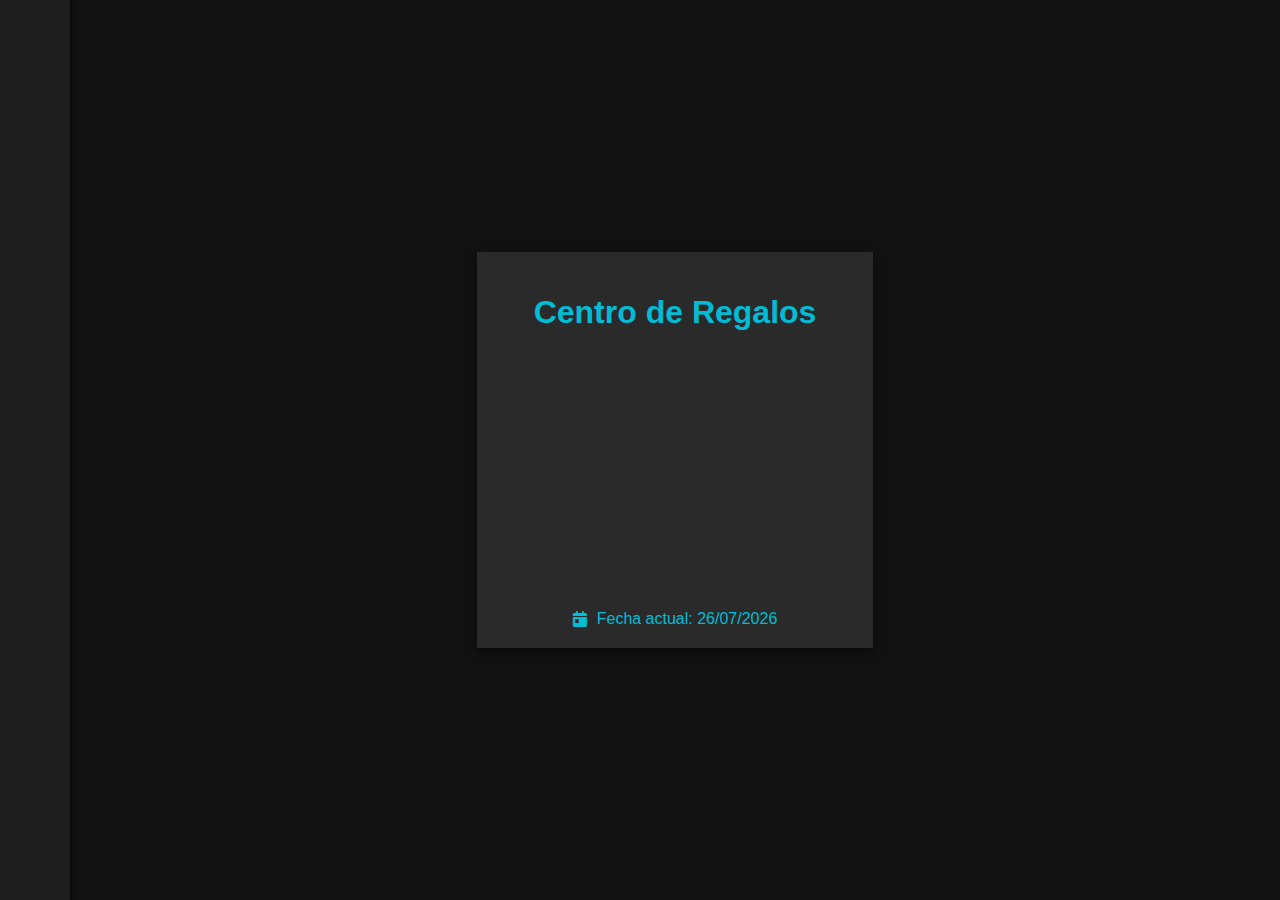
<file: index.html>
<!DOCTYPE html>
<html lang="es">
<head>
    <meta charset="UTF-8">
    <meta name="viewport" content="width=device-width, initial-scale=1.0">
    <title>Centro de Regalos</title>
    <link rel="stylesheet" href="index.css">
    <link rel="stylesheet" href="https://cdnjs.cloudflare.com/ajax/libs/font-awesome/6.0.0-beta3/css/all.min.css">
</head>
<body>
    <!-- Barra lateral flotante -->
    <aside class="sidebar">
        <a href="perfil.html" class="sidebar-btn" style="text-decoration: none"><i class="fas fa-user"></i></a>
        <a href="galeria.html" class="sidebar-btn" style="text-decoration: none"><i class="fas fa-image"></i></a>
    </aside>

    <!-- Contenido principal -->
    <div class="container">
        <main class="main-content">
            <h1>Centro de Regalos</h1>
            <div class="gift-grid">
                <a href="regalo1.html" class="gift-btn gift-seen" style="text-decoration: none"><i class="fas fa-gift"></i>24/6/24</a>
                <a href="regalo2.html" class="gift-btn gift-seen" style="text-decoration: none"><i class="fas fa-gift"></i> 24/7/24</a>
                <a href="regalo3.html" class="gift-btn gift-seen" style="text-decoration: none"><i class="fas fa-gift"></i> 24/8/24</a>
                <a href="regalo4.html" class="gift-btn gift-seen" style="text-decoration: none"><i class="fas fa-gift"></i> 24/9/24</a>
                <a href="regalo5.html" class="gift-btn gift-seen" style="text-decoration: none"><i class="fas fa-gift"></i> 24/10/24</a>
                <a href="regalo6.html" class="gift-btn gift-seen" style="text-decoration: none"><i class="fas fa-gift"></i> 24/11/24</a>
                <a href="next.html" class="gift-next" style="text-decoration: none"><i class="fa-solid fa-clock"></i> 24/12/24</a>
                <a href="regalo8.html" class="gift-locked" onclick="return false;"style="text-decoration: none"><i class="fas fa-gift"></i> 24/1/25</a>
                <a href="regalo9.html" class="gift-locked" onclick="return false;"style="text-decoration: none"><i class="fas fa-gift"></i> 24/2/25</a>
                <a href="regalo10.html" class="gift-locked" onclick="return false;"style="text-decoration: none"><i class="fas fa-gift"></i> 24/3/25</a>
                <a href="regalo11.html" class="gift-locked" onclick="return false;"style="text-decoration: none"><i class="fas fa-gift"></i> 24/4/25</a>
                <a href="regalo12.html" class="gift-locked" onclick="return false;"style="text-decoration: none"><i class="fas fa-gift"></i> 24/5/25</a>
            </div>
            <div id="current-date-container">
                <i class="fas fa-calendar-day"></i> <span id="current-date"></span>
            </div>
            <div id="time-until-next-date"></div>
        </main>
    </div>

    <!-- Enlace al archivo JavaScript externo -->
    <script src="index.js"></script>
</body>
</html>
</file>
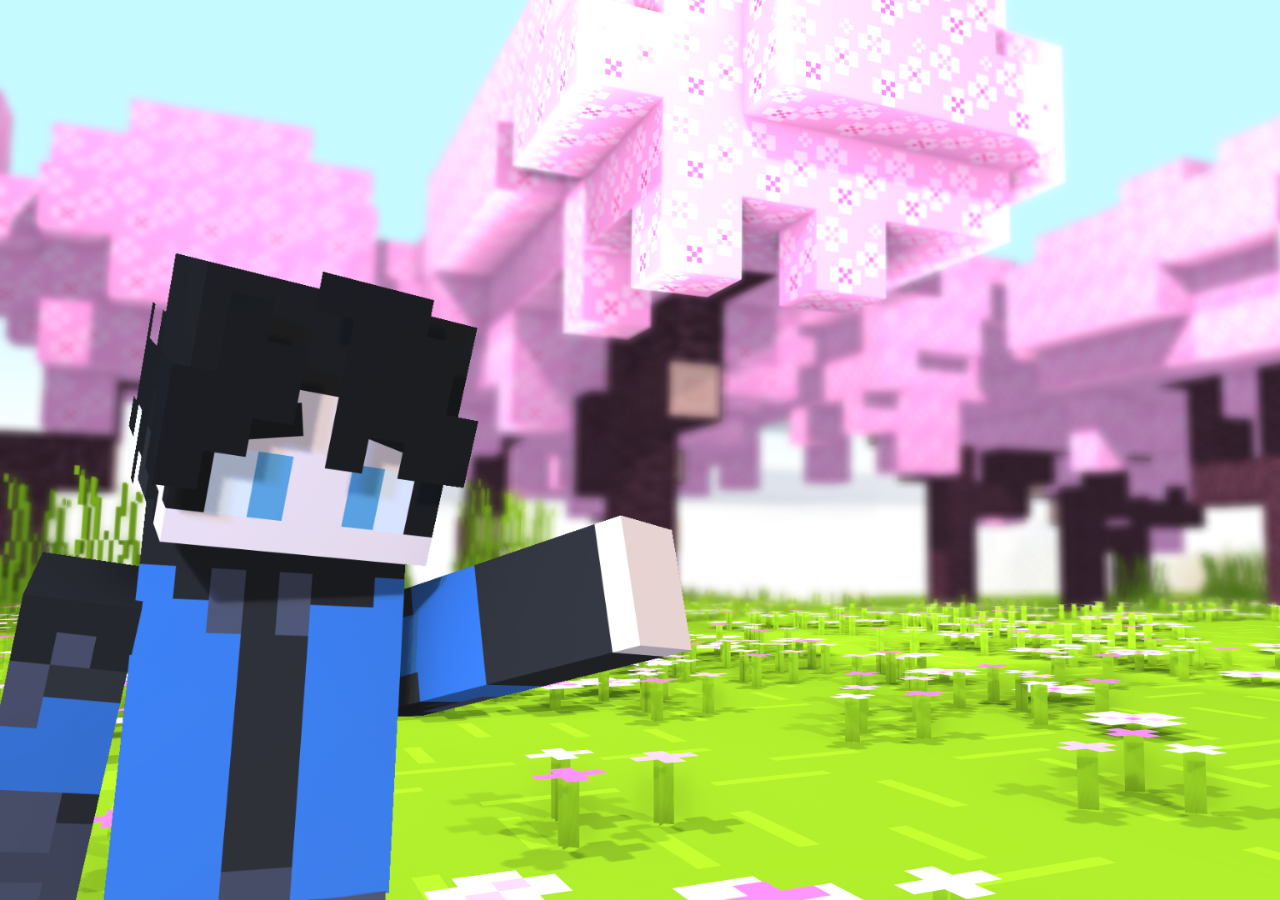
<file: dialogo_regalo5.html>
<!DOCTYPE html>
<html lang="es">
<head>
    <meta charset="UTF-8">
    <meta name="viewport" content="width=device-width, initial-scale=1.0">
    <title>Sistema de Diálogos</title>
    <link rel="stylesheet" href="dialogo_regalo5.css"> <!-- Agregar tu archivo CSS -->
</head>
<body>
    <div class="dialog-container">
        <div id="dialogue" class="dialogue">
            <p id="dialogue-text">¡Bienvenido a la aventura!</p>
        </div>
        <div class="options" id="options-container">
            <!-- Las opciones se generarán aquí -->
        </div>
    </div>
    
    <script src="dialogo_regalo5.js"></script> <!-- Agregar tu archivo JavaScript -->
</body>
</html>
</file>
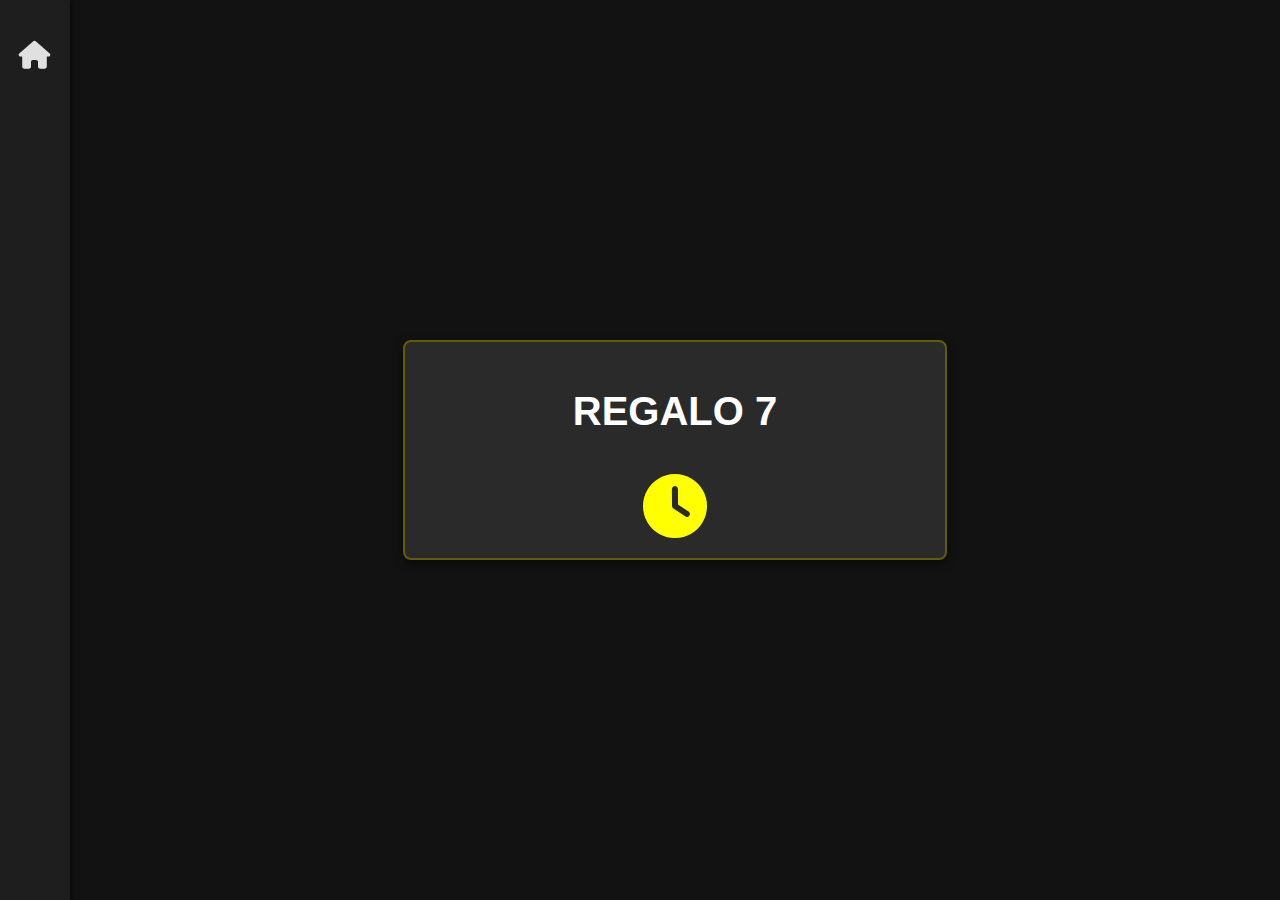
<file: next.html>
<!DOCTYPE html>
<html lang="es">
<head>
    <meta charset="UTF-8">
    <meta name="viewport" content="width=device-width, initial-scale=1.0">
    <title>Sala de Espera</title>
    <link rel="stylesheet" href="next.css"> <!-- Estilo específico para next.html -->
    <link rel="stylesheet" href="https://cdnjs.cloudflare.com/ajax/libs/font-awesome/6.0.0-beta3/css/all.min.css">
</head>
<body>
    <!-- Barra lateral flotante -->
    <aside class="sidebar">
        <a href="index.html" class="sidebar-btn"><i class="fas fa-home"></i></a> <!-- Botón para volver al índice -->
    </aside>

    <!-- Contenedor principal -->
    <div class="container">
        <main class="main-content">
			<h1> REGALO 7 </h1>
			<div id="countdown"><i class="fas fa-clock"></i></div>
        </main>
    </div>

    <!-- Enlace al archivo JavaScript externo -->
    <script>
		const countdown = document.getElementById('countdown');
		const finalMessage = document.getElementById('finalMessage');

		const targetDate = new Date('2024-12-18T00:00:00').getTime();

		const countdownInterval = setInterval(function() {
			const now = new Date().getTime();
			const timeRemaining = targetDate - now;

			if (timeRemaining <= 0) {
				clearInterval(countdownInterval);
				countdown.style.display = 'none'; // Ocultar el contador

				// Redirigir a regalo.html después de 3 segundos (ajustable)
				setTimeout(function() {
					window.location.href = 'regalo7.html';
				}, 3000); // Cambia el tiempo si quieres que sea más rápido o lento
				
				return;
			}

			const days = Math.floor(timeRemaining / (1000 * 60 * 60 * 24));
			const hours = Math.floor((timeRemaining % (1000 * 60 * 60 * 24)) / (1000 * 60 * 60));
			const minutes = Math.floor((timeRemaining % (1000 * 60 * 60)) / (1000 * 60));
			const seconds = Math.floor((timeRemaining % (1000 * 60)) / 1000);

			countdown.textContent = `${days}d ${hours}h ${minutes}m ${seconds}s`;
		}, 1000);
    </script>
</body>
</html>
</file>
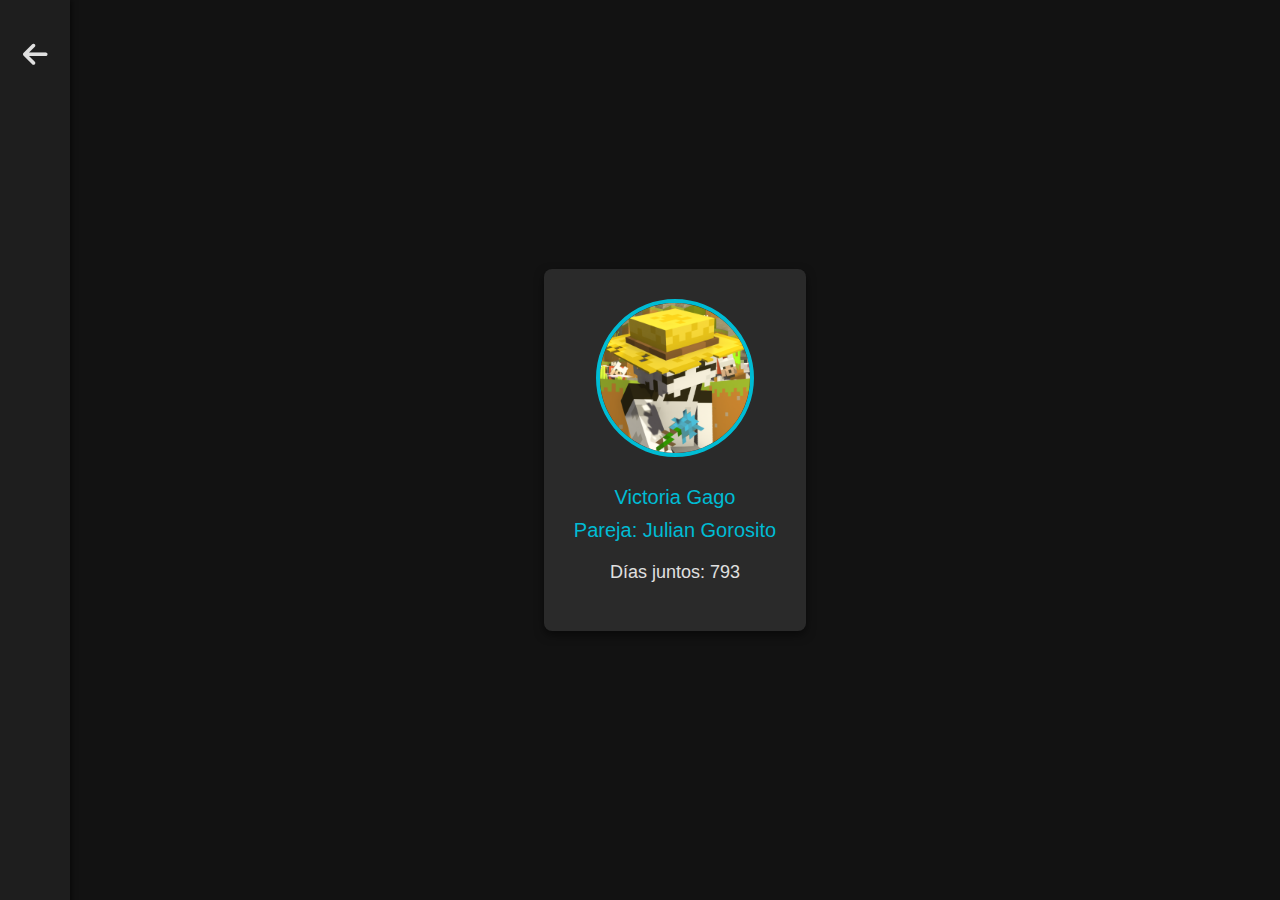
<file: perfil.html>
<!DOCTYPE html>
<html lang="es">
<head>
    <meta charset="UTF-8">
    <meta name="viewport" content="width=device-width, initial-scale=1.0">
    <title>Perfil</title>
    <link rel="stylesheet" href="perfil.css">
    <link rel="stylesheet" href="https://cdnjs.cloudflare.com/ajax/libs/font-awesome/6.0.0-beta3/css/all.min.css">
</head>
<body>
    <!-- Barra lateral flotante -->
    <aside class="sidebar">
        <a href="index.html" class="sidebar-btn"><i class="fas fa-arrow-left"></i></a>
    </aside>

    <!-- Contenedor principal -->
    <div class="container">
		<main class="main-content">
			<div class="profile-container">
				<img src="perfil/foto_perfil.png" alt="Foto de perfil" class="profile-img">
				<p class="profile-name">Victoria Gago</p>
				<p class="profile-partner">Pareja: Julian Gorosito</p>
				<div class="profile-info">
					<p id="days-together"></p>
				</div>
			</div>
		</main>
    </div>

    <!-- Enlace al archivo JavaScript externo -->
    <script src="perfil.js"></script>
</body>
</html>
</file>
<file: index.css>
/* Estilos generales */
body {
    font-family: Arial, sans-serif;
    background-color: #121212;
    color: #e0e0e0;
    margin: 0;
    display: flex;
    justify-content: center;
    align-items: center;
    height: 100vh;
    overflow: hidden;
    animation: fadeIn 1.5s ease-in-out; /* Animación de aparición */
}

/* Animación de aparición */
@keyframes fadeIn {
    from {
        opacity: 0;
    }
    to {
        opacity: 1;
    }
}

.sidebar {
    position: fixed;
    top: 0;
    left: 0;
    width: 70px;
    height: 100%;
    background-color: #1e1e1e;
    display: flex;
    flex-direction: column;
    align-items: center;
    padding-top: 20px;
    box-shadow: 2px 0 5px rgba(0, 0, 0, 0.5);
    animation: slideInLeft 1s ease-in-out; /* Animación de deslizamiento lateral */
}

/* Animación de deslizamiento lateral */
@keyframes slideInLeft {
    from {
        transform: translateX(-100%);
    }
    to {
        transform: translateX(0);
    }
}

.sidebar-btn {
    color: #e0e0e0;
    font-size: 28px;
    margin: 20px 0;
    cursor: pointer;
    transition: color 0.3s, transform 0.3s;
    text-decoration: none;
    opacity: 0;
    animation: fadeInSidebarBtn 1.5s ease-in-out 0.5s forwards; /* Aparición retardada */
}

/* Aparición retardada para botones de la barra lateral */
@keyframes fadeInSidebarBtn {
    from {
        opacity: 0;
        transform: translateY(-10px);
    }
    to {
        opacity: 1;
        transform: translateY(0);
    }
}

.sidebar-btn:hover {
    color: #00bcd4;
    transform: scale(1.1);
}

.container {
    margin-left: 70px;
    display: flex;
    flex-direction: column;
    padding: 20px;
    box-sizing: border-box;
    animation: fadeInUp 1s ease-in-out 0.7s both; /* Animación de deslizamiento hacia arriba */
}

/* Animación de deslizamiento hacia arriba */
@keyframes fadeInUp {
    from {
        opacity: 0;
        transform: translateY(50px);
    }
    to {
        opacity: 1;
        transform: translateY(0);
    }
}

.main-content {
    background-color: #2a2a2a;
    padding: 20px;
    box-shadow: 0 4px 10px rgba(0, 0, 0, 0.5);
    display: flex;
    flex-direction: column;
    align-items: center;
    width: auto;
    max-width: 1000px;
    overflow-y: hidden;
    animation: zoomIn 1s ease-in-out 0.9s both; /* Animación de zoom */
}

/* Animación de zoom */
@keyframes zoomIn {
    from {
        opacity: 0;
        transform: scale(0.9);
    }
    to {
        opacity: 1;
        transform: scale(1);
    }
}

h1 {
    color: #00bcd4;
    text-align: center;
    animation: fadeInText 1.2s ease-in-out 1s both; /* Aparición gradual para el título */
}

@keyframes fadeInText {
    from {
        opacity: 0;
        transform: translateY(-20px);
    }
    to {
        opacity: 1;
        transform: translateY(0);
    }
}

.gift-grid {
    display: grid;
    grid-template-columns: repeat(3, 1fr);
    gap: 10px;
    max-width: 800px;
    width: 100%;
    flex-grow: 1;
    animation: fadeInGrid 1.3s ease-in-out 1.2s both; /* Animación de aparición para la cuadrícula */
}

@keyframes fadeInGrid {
    from {
        opacity: 0;
        transform: translateY(30px);
    }
    to {
        opacity: 1;
        transform: translateY(0);
    }
}

.gift-btn {
    background-color: #444;
    color: #e0e0e0;
    border: 2px solid #00bcd4;
    padding: 15px;
    border-radius: 8px;
    cursor: pointer;
    transition: background-color 0.3s;
    display: flex;
    align-items: center;
    justify-content: center;
    font-size: 16px;
    text-decoration: none;
    opacity: 0;
    animation: fadeInGiftBtn 1.5s ease-in-out 1.4s forwards; /* Aparición gradual para los botones */
}

.gift-next {
    background-color: #444;
    color: #e0e0e0;
    border: 2px solid #625c03;
    padding: 15px;
    border-radius: 8px;
    cursor: pointer;
    transition: background-color 0.3s;
    display: flex;
    align-items: center;
    justify-content: center;
    font-size: 16px;
    text-decoration: none;
    opacity: 0;
    animation: fadeInGiftBtn 1.5s ease-in-out 1.4s forwards; /* Aparición gradual para los botones */
}

.gift-next:hover {
    background-color: yellow;
    color: #1e1e1e;
}


@keyframes fadeInGiftBtn {
    from {
        opacity: 0;
        transform: translateY(20px);
    }
    to {
        opacity: 1;
        transform: translateY(0);
    }
}

.gift-btn:hover {
    background-color: #00bcd4;
    color: #1e1e1e;
}

.gift-locked {
    padding: 15px;
    border-radius: 8px;
    cursor: pointer;
    transition: background-color 0.3s;
    display: flex;
    align-items: center;
    justify-content: center;
    font-size: 16px;
    text-decoration: none;
    opacity: 0;
    animation: fadeInGiftBtn 1.5s ease-in-out 1.4s forwards; /* Aparición gradual para los botones */
    background-color: #555;
    color: #aaa;
    cursor: not-allowed;
	border: 2px solid #331919;
}

.gift-locked:hover {
    background-color: #331919;
    color: #aaa;
    cursor: not-allowed;
	border: 2px solid #331919;
}


#current-date-container {
    display: flex;
    align-items: center;
    justify-content: center;
    margin-top: 20px;
    font-size: 16px;
    color: #00bcd4;
    animation: fadeInDate 1.3s ease-in-out 1.5s forwards; /* Aparición gradual para la fecha */
}

@keyframes fadeInDate {
    from {
        opacity: 0;
        transform: translateY(10px);
    }
    to {
        opacity: 1;
        transform: translateY(0);
    }
}

#current-date-container i {
    margin-right: 10px;
}

/* Media Queries */
@media (max-width: 768px) {
    body {
        flex-direction: column;
        height: auto;
    }

    .sidebar {
        position: relative;
        width: 100%;
        height: auto;
        flex-direction: row;
        justify-content: space-around;
        padding: 10px 0;
    }

    .container {
        margin-left: 0;
        padding-top: 20px;
    }

    .gift-grid {
        grid-template-columns: repeat(2, 1fr);
    }
}

@media (max-width: 480px) {
    .gift-grid {
        grid-template-columns: 1fr;
    }
}
</file>
<file: dialogo_regalo5.css>
/* Animación de aparición para el fondo */
@keyframes backgroundFadeIn {
    from {
        opacity: 0;
    }
    to {
        opacity: 1;
    }
}

/* Animación de desvanecimiento para el cuerpo */
@keyframes fadeIn {
    from {
        opacity: 0;
    }
    to {
        opacity: 1;
    }
}

/* Animación de escritura para el texto */
@keyframes typing {
    from {
        width: 0;
    }
    to {
        width: 100%;
    }
}

body {
    font-family: Arial, sans-serif;
    background: url(img/dialogos/1.png);
    color: #e0e0e0;
    display: flex;
    flex-direction: column; /* Para permitir el apilamiento vertical */
    height: 100vh; /* Altura total de la ventana */
    margin: 0; /* Elimina márgenes del body */
    overflow: hidden; /* Ocultar barras de desplazamiento */
    background-size: cover; /* Asegura que la imagen de fondo cubra toda la pantalla */
    background-repeat: no-repeat; /* Evita que la imagen se repita */
    opacity: 0; /* Comenzar con opacidad 0 */
    animation: backgroundFadeIn 1s ease-in-out forwards, fadeIn 3s ease-in-out forwards; /* Aplicar animaciones */
}

.dialog-container {
    background-color: #2a2a2a; /* Fondo del contenedor de diálogos */
    border-radius: 8px;
    padding: 10px; /* Espaciado general */
    box-shadow: 0 4px 10px rgba(0, 0, 0, 0.5);
    width: 80%; /* Ancho del contenedor, ajusta según sea necesario */
    height: 80px; /* Altura ajustada para acomodar el texto y los botones */
    position: absolute; /* Posicionamiento absoluto */
    bottom: 20px; /* Un poco arriba del fondo */
    left: 50%; /* Centrando desde la izquierda */
    transform: translateX(-50%); /* Corrige el desplazamiento para centrarlo */
    display: flex; /* Usar flexbox para centrar el contenido */
    justify-content: space-between; /* Distribuir espacio entre el texto y los botones */
    align-items: center; /* Centrar verticalmente el contenido */
    padding-left: 15px; /* Espacio a la izquierda del texto */
    padding-right: 15px; /* Espacio a la derecha de las opciones */
}

.dialogue {
    margin-bottom: 5px; /* Espacio entre el diálogo y las opciones */
    font-size: 16px; /* Tamaño de fuente del diálogo */
    line-height: 1.2; /* Espaciado entre líneas ajustado */
    text-align: left; /* Alinear texto a la izquierda */
    flex: 1; /* Permitir que el texto ocupe el espacio disponible */
    white-space: nowrap; /* Evitar el salto de línea */
    overflow: hidden; /* Ocultar texto que exceda el ancho */
    width: 100%; /* Asegurar que ocupe todo el ancho */
    border-right: 2px solid #00bcd4; /* Cursor de escritura */
    animation: typing 4s steps(40) 1 normal forwards; /* Animación de escritura */
}

.options {
    display: flex;
    flex-direction: row; /* Opciones en fila */
    justify-content: flex-end; /* Alinear botones a la derecha */
    width: auto; /* Asegurarse de que el ancho se ajuste automáticamente */
}

.option {
    background-color: #444; /* Fondo de los botones */
    color: #e0e0e0;
    border: none;
    padding: 10px 15px; /* Ajustar padding para un tamaño adecuado */
    border-radius: 5px;
    margin-left: 10px; /* Mover un poco más a la izquierda las opciones */
    cursor: pointer;
    transition: background-color 0.3s, transform 0.2s; /* Transición de fondo al pasar el mouse */
}

.option:hover {
    background-color: #00bcd4; /* Color al pasar el mouse */
    transform: scale(1.05); /* Efecto de aumento al pasar el mouse */
}
</file>
<file: next.css>
/* Estilos generales */
body {
    font-family: Arial, sans-serif;
    background-color: #121212; /* Fondo oscuro */
    color: #e0e0e0;
    margin: 0;
    display: flex;
    height: 100vh; /* Altura total de la vista */
    overflow: hidden; /* Evitar barras de desplazamiento del body */
	animation: fadeIn 1.5s ease-in-out; /* Animación de aparición */
}

/* Animación de aparición */
@keyframes fadeIn {
    from {
        opacity: 0;
    }
    to {
        opacity: 1;
    }
}


.sidebar {
    position: fixed;
    top: 0;
    left: 0;
    width: 70px;
    height: 100%;
    background-color: #1e1e1e;
    display: flex;
    flex-direction: column;
    align-items: center;
    padding-top: 20px;
    box-shadow: 2px 0 5px rgba(0, 0, 0, 0.5);
    animation: slideInLeft 1s ease-in-out; /* Animación de deslizamiento lateral */	
}

/* Animación de deslizamiento lateral */
@keyframes slideInLeft {
    from {
        transform: translateX(-100%);
    }
    to {
        transform: translateX(0);
    }
}

.sidebar-btn {
    color: #e0e0e0;
    font-size: 28px;
    margin: 20px 0;
    cursor: pointer;
    text-decoration: none;
    animation: fadeInSidebarBtn 1.5s ease-in-out 0.5s forwards; /* Aparición retardada */	
}

/* Aparición retardada para botones de la barra lateral */
@keyframes fadeInSidebarBtn {
    from {
        opacity: 0;
        transform: translateY(-10px);
    }
    to {
        opacity: 1;
        transform: translateY(0);
    }
}


.sidebar-btn:hover {
    color: yellow;
    font-size: 28px;
    margin: 20px 0;
    cursor: pointer;
    text-decoration: none;
}


/* Centrado de la pantalla y estilo del contenedor principal */
.container {
    margin-left: 70px;
    display: flex;
    flex-direction: column;
    padding: 20px;
    box-sizing: border-box;
    overflow-y: auto;
    flex-grow: 1;
    justify-content: center;
    align-items: center;
    height: 100vh;
    animation: fadeInUp 1s ease-in-out 0.7s both; /* Animación de deslizamiento hacia arriba */	
}

/* Animación de deslizamiento hacia arriba */
@keyframes fadeInUp {
    from {
        opacity: 0;
        transform: translateY(50px);
    }
    to {
        opacity: 1;
        transform: translateY(0);
    }
}

.main-content {
    background-color: #2a2a2a;
    padding: 20px;
    box-shadow: 0 4px 10px rgba(0, 0, 0, 0.5);
    text-align: center; /* Centrar el contenido de texto */
    border-radius: 8px;
    width: 100%;
    max-width: 500px; /* Tamaño máximo */
    display: flex;
    flex-direction: column;
    justify-content: center;
    align-items: center;
    border: 2px solid #625c03;
    animation: zoomIn 1s ease-in-out 0.9s both; /* Animación de zoom */
}

/* Animación de zoom */
@keyframes zoomIn {
    from {
        opacity: 0;
        transform: scale(0.9);
    }
    to {
        opacity: 1;
        transform: scale(1);
    }
}

h1 {
    color: white;
    margin-bottom: 20px;
	font-size: 40px;
    animation: fadeInText 1.2s ease-in-out 1s both; /* Aparición gradual para el título */
}

@keyframes fadeInText {
    from {
        opacity: 0;
        transform: translateY(-20px);
    }
    to {
        opacity: 1;
        transform: translateY(0);
    }
}

/* Estilo para el contador */
#countdown {
    font-size: 48px;
    color: yellow; /* Color verde brillante estilo técnico */
    margin-top: 20px;
    font-weight: bold;
    display: flex;
    align-items: center; /* Alineación vertical con el icono */
    gap: 10px; /* Espacio entre el icono y el texto */
    text-transform: uppercase; /* Mayúsculas para un look más técnico */
    letter-spacing: 1px;
    animation: zoomIn 1s ease-in-out 0.9s both; /* Animación de zoom */
}

/* Icono del reloj */
#countdown i {
    font-size: 64px; /* Tamaño grande para el icono del reloj */
    color: yellow;
}

/* Efecto flicker (parpadeo) técnico */
@keyframes flicker {
    0% { opacity: 1; }
    50% { opacity: 0.8; }
    100% { opacity: 1; }
}

/* Media Queries */
@media (max-width: 768px) {
    body {
        flex-direction: column; /* Cambiar a columna en móviles */
    }

    .sidebar {
        position: relative;
        width: 100%; /* Barra lateral ocupa el ancho completo */
        height: auto; /* Altura automática */
        flex-direction: row; /* Disposición horizontal */
        justify-content: space-around;
        padding: 10px 0;
    }

    .container {
        margin-left: 0; /* Eliminar margen izquierdo */
        height: auto;
        padding-top: 20px; /* Espaciado superior */
    }
}
</file>
<file: perfil.css>
/* Estilos generales */
body {
    font-family: Arial, sans-serif;
    background-color: #121212;
    color: #e0e0e0;
    margin: 0;
    display: flex;
    height: 100vh;
    overflow: hidden;
    flex-direction: row;
    animation: fadeIn 1.5s ease-in-out; /* Animación de aparición para el body */
}

/* Animación de aparición */
@keyframes fadeIn {
    from {
        opacity: 0;
    }
    to {
        opacity: 1;
    }
}

.sidebar {
    position: fixed;
    top: 0;
    left: 0;
    width: 70px;
    height: 100%;
    background-color: #1e1e1e;
    display: flex;
    flex-direction: column;
    align-items: center;
    padding-top: 20px;
    box-shadow: 2px 0 5px rgba(0, 0, 0, 0.5);
    transition: width 0.3s;
    animation: slideInLeft 1s ease-in-out; /* Animación de deslizamiento lateral */
}

/* Animación de deslizamiento desde la izquierda */
@keyframes slideInLeft {
    from {
        transform: translateX(-100%);
    }
    to {
        transform: translateX(0);
    }
}

.sidebar-btn {
    color: #e0e0e0;
    font-size: 28px;
    margin: 20px 0;
    cursor: pointer;
    transition: color 0.3s, transform 0.3s;
    text-decoration: none;
}

.sidebar-btn:hover {
    color: #00bcd4;
    transform: scale(1.1);
}

.container {
    margin-left: 70px;
    display: flex;
    flex-direction: column;
    padding: 20px;
    box-sizing: border-box;
    overflow-y: auto;
    flex-grow: 1;
    justify-content: center;
    animation: fadeInUp 1s ease-in-out 0.3s both; /* Animación de deslizamiento hacia arriba */
}

/* Animación de deslizamiento hacia arriba */
@keyframes fadeInUp {
    from {
        opacity: 0;
        transform: translateY(50px);
    }
    to {
        opacity: 1;
        transform: translateY(0);
    }
}

.main-content {
    background-color: #2a2a2a;
    padding: 30px;
    box-shadow: 0 4px 10px rgba(0, 0, 0, 0.5);
    display: flex;
    flex-direction: column;
    align-items: center;
    width: auto;
    max-width: 500px;
    margin: auto;
    text-align: center;
    border-radius: 8px;
    animation: zoomIn 1s ease-in-out 0.5s both; /* Animación de zoom */
}

/* Animación de zoom */
@keyframes zoomIn {
    from {
        opacity: 0;
        transform: scale(0.9);
    }
    to {
        opacity: 1;
        transform: scale(1);
    }
}

.profile-img {
    width: 150px;
    height: 150px;
    border-radius: 50%;
    object-fit: cover;
    margin-bottom: 15px;
    border: 4px solid #00bcd4;
    transition: transform 0.3s;
    animation: fadeInUp 1s ease-in-out 0.6s both; /* Animación individual */
}

.profile-img:hover {
    transform: scale(1.1);
}

.profile-name, .profile-partner {
    font-size: 20px;
    margin: 10px 0;
    color: #00bcd4;
    animation: fadeIn 1.5s ease-in-out; /* Animación de aparición */
}

#days-together, #time-until-next-date {
    font-size: 18px;
    margin-top: 10px;
    color: #e0e0e0;
    animation: fadeIn 1.5s ease-in-out 0.8s; /* Aparición gradual */
}

/* Estilo para alinear los contadores en una sola línea */
.profile-info {
    display: flex;
    justify-content: center;
    gap: 10px;
    animation: fadeIn 1.5s ease-in-out 0.8s;
}

/* Media Queries */
@media (max-width: 768px) {
    body {
        flex-direction: column;
    }

    .sidebar {
        position: relative;
        width: 100%;
        height: auto;
        flex-direction: row;
        justify-content: space-around;
        padding: 10px 0;
    }

    .container {
        margin-left: 0;
        padding-top: 20px;
        flex-grow: 1;
        justify-content: flex-start;
    }
}
</file>
